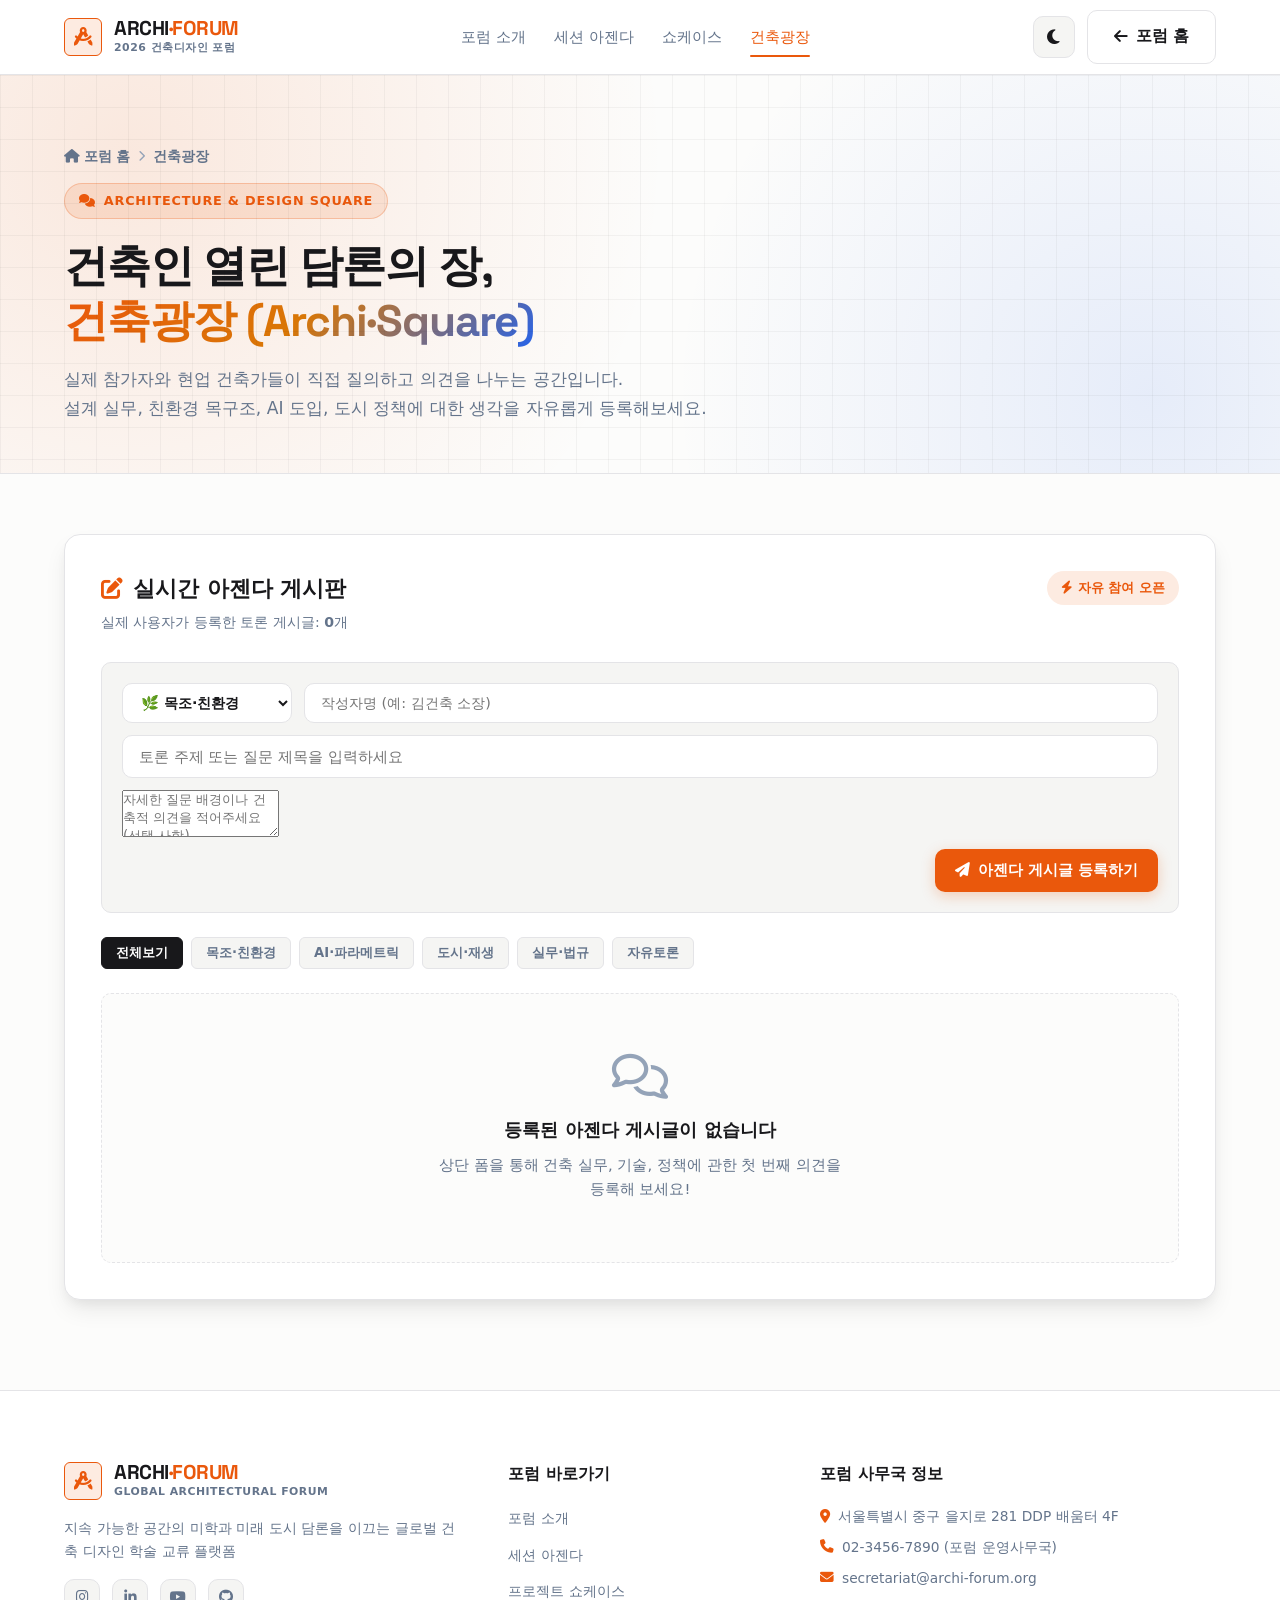
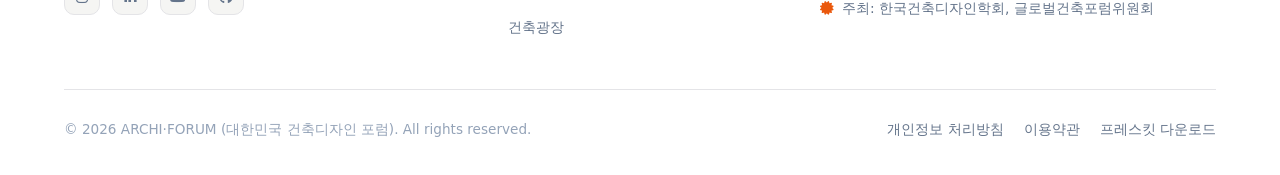
<file: forum.html>
<!DOCTYPE html>
<html lang="ko">
<head>
  <meta charset="UTF-8">
  <meta name="viewport" content="width=device-width, initial-scale=1.0">
  <title>건축광장 | 2026 글로벌 건축디자인 포럼 ARCHI·FORUM</title>
  <link rel="stylesheet" href="style.css">
  <!-- Google Fonts & Font Awesome Icons -->
  <link rel="preconnect" href="https://fonts.googleapis.com">
  <link rel="preconnect" href="https://fonts.gstatic.com" crossorigin>
  <link href="https://fonts.googleapis.com/css2?family=Plus+Jakarta+Sans:wght@400;500;600;700;800&family=Space+Grotesk:wght@500;700&family=Pretendard:wght@300;400;500;600;700;800&display=swap" rel="stylesheet">
  <link rel="stylesheet" href="https://cdnjs.cloudflare.com/ajax/libs/font-awesome/6.4.0/css/all.min.css">
</head>
<body class="forum-page-body">
  <!-- Header / Navigation -->
  <header class="navbar">
    <div class="container nav-container">
      <a href="index.html" class="logo">
        <div class="logo-icon-box">
          <i class="fa-solid fa-compass-drafting logo-icon"></i>
        </div>
        <div class="logo-text">
          <span class="logo-main">ARCHI<span class="highlight">·FORUM</span></span>
          <span class="logo-sub">2026 건축디자인 포럼</span>
        </div>
      </a>

      <nav class="nav-links" id="navMenu">
        <a href="index.html#home" class="nav-link">포럼 소개</a>
        <a href="index.html#agenda" class="nav-link">세션 아젠다</a>
        <a href="index.html#showcase" class="nav-link">쇼케이스</a>
        <a href="forum.html" class="nav-link active">건축광장</a>
      </nav>

      <div class="nav-actions">
        <!-- 다크모드 토글 버튼 -->
        <button id="themeToggle" class="theme-toggle" aria-label="테마 전환" title="다크/라이트 모드 전환">
          <i class="fa-solid fa-moon"></i>
        </button>

        <!-- 메인 홈 복귀 버튼 -->
        <a href="index.html" class="btn btn-secondary btn-nav-cta">
          <i class="fa-solid fa-arrow-left"></i> 포럼 홈
        </a>

        <!-- 모바일 햄버거 메뉴 버튼 -->
        <button id="mobileMenuBtn" class="mobile-toggle" aria-label="메뉴 열기">
          <i class="fa-solid fa-bars"></i>
        </button>
      </div>
    </div>
  </header>

  <!-- Forum Page Header / Hero Banner -->
  <section class="forum-hero-banner">
    <div class="blueprint-grid-overlay"></div>
    <div class="container forum-hero-container">
      <div class="forum-breadcrumb">
        <a href="index.html"><i class="fa-solid fa-house"></i> 포럼 홈</a>
        <i class="fa-solid fa-chevron-right breadcrumb-sep"></i>
        <span>건축광장</span>
      </div>
      <div class="badge">
        <i class="fa-solid fa-comments"></i> ARCHITECTURE & DESIGN SQUARE
      </div>
      <h1 class="forum-hero-title">
        건축인 열린 담론의 장,<br>
        <span class="gradient-text">건축광장 (Archi·Square)</span>
      </h1>
      <p class="forum-hero-desc">
        실제 참가자와 현업 건축가들이 직접 질의하고 의견을 나누는 공간입니다.<br>
        설계 실무, 친환경 목구조, AI 도입, 도시 정책에 대한 생각을 자유롭게 등록해보세요.
      </p>
    </div>
  </section>

  <!-- Forum Main Board Section -->
  <main class="forum-main-section">
    <div class="container">
      <div class="forum-board-card">
        <!-- 상단 헤더 & 카운터 -->
        <div class="forum-board-header">
          <div class="header-title-box">
            <h3><i class="fa-solid fa-pen-to-square"></i> 실시간 아젠다 게시판</h3>
            <p>실제 사용자가 등록한 토론 게시글: <strong id="discussionCount">0</strong>개</p>
          </div>
          <span class="forum-status-badge"><i class="fa-solid fa-bolt"></i> 자유 참여 오픈</span>
        </div>

        <!-- 새 글 작성 폼 (실제 사용자가 작성) -->
        <form id="discussionForm" class="discussion-input-group">
          <div class="input-row">
            <select id="topicCategory" class="topic-select" aria-label="토론 분야 선택">
              <option value="목조·친환경">🌿 목조·친환경</option>
              <option value="AI·파라메트릭">🤖 AI·파라메트릭</option>
              <option value="도시·재생">🏛️ 도시·재생</option>
              <option value="실무·법규">📐 실무·법규</option>
              <option value="자유토론">💡 자유토론</option>
            </select>
            <input type="text" id="authorInput" placeholder="작성자명 (예: 김건축 소장)" maxlength="25" required>
          </div>
          <div class="input-row-full">
            <input type="text" id="topicInput" placeholder="토론 주제 또는 질문 제목을 입력하세요" required autocomplete="off">
          </div>
          <div class="input-row-full">
            <textarea id="contentInput" rows="3" placeholder="자세한 질문 배경이나 건축적 의견을 적어주세요 (선택 사항)"></textarea>
          </div>
          <div class="form-submit-row">
            <button type="submit" class="btn btn-primary btn-submit-topic">
              <i class="fa-solid fa-paper-plane"></i> 아젠다 게시글 등록하기
            </button>
          </div>
        </form>

        <!-- 카테고리 필터 탭 -->
        <div class="discussion-filter-tabs">
          <button class="d-filter-btn active" data-dfilter="all">전체보기</button>
          <button class="d-filter-btn" data-dfilter="목조·친환경">목조·친환경</button>
          <button class="d-filter-btn" data-dfilter="AI·파라메트릭">AI·파라메트릭</button>
          <button class="d-filter-btn" data-dfilter="도시·재생">도시·재생</button>
          <button class="d-filter-btn" data-dfilter="실무·법규">실무·법규</button>
          <button class="d-filter-btn" data-dfilter="자유토론">자유토론</button>
        </div>

        <!-- 게시글 목록 (더미 게시글 모두 삭제됨, 실제 사용자 작성 글만 표시) -->
        <ul id="discussionList" class="discussion-list">
          <!-- 자바스크립트로 동적 렌더링 -->
        </ul>
      </div>
    </div>
  </main>

  <!-- Footer -->
  <footer class="footer">
    <div class="container footer-container">
      <div class="footer-top-grid">
        <div class="footer-brand">
          <div class="logo">
            <div class="logo-icon-box">
              <i class="fa-solid fa-compass-drafting logo-icon"></i>
            </div>
            <div class="logo-text">
              <span class="logo-main">ARCHI<span class="highlight">·FORUM</span></span>
              <span class="logo-sub">GLOBAL ARCHITECTURAL FORUM</span>
            </div>
          </div>
          <p class="footer-tagline">
            지속 가능한 공간의 미학과 미래 도시 담론을 이끄는 글로벌 건축 디자인 학술 교류 플랫폼
          </p>
          <div class="footer-socials">
            <a href="#" aria-label="인스타그램"><i class="fa-brands fa-instagram"></i></a>
            <a href="#" aria-label="링크드인"><i class="fa-brands fa-linkedin-in"></i></a>
            <a href="#" aria-label="유튜브"><i class="fa-brands fa-youtube"></i></a>
            <a href="#" aria-label="깃허브"><i class="fa-brands fa-github"></i></a>
          </div>
        </div>

        <div class="footer-col">
          <h4>포럼 바로가기</h4>
          <ul>
            <li><a href="index.html#home">포럼 소개</a></li>
            <li><a href="index.html#agenda">세션 아젠다</a></li>
            <li><a href="index.html#showcase">프로젝트 쇼케이스</a></li>
            <li><a href="forum.html">건축광장</a></li>
          </ul>
        </div>

        <div class="footer-col">
          <h4>포럼 사무국 정보</h4>
          <p class="footer-info-text"><i class="fa-solid fa-location-dot"></i> 서울특별시 중구 을지로 281 DDP 배움터 4F</p>
          <p class="footer-info-text"><i class="fa-solid fa-phone"></i> 02-3456-7890 (포럼 운영사무국)</p>
          <p class="footer-info-text"><i class="fa-solid fa-envelope"></i> secretariat@archi-forum.org</p>
          <p class="footer-info-text"><i class="fa-solid fa-certificate"></i> 주최: 한국건축디자인학회, 글로벌건축포럼위원회</p>
        </div>
      </div>

      <div class="footer-bottom">
        <p>© 2026 ARCHI·FORUM (대한민국 건축디자인 포럼). All rights reserved.</p>
        <div class="footer-bottom-links">
          <a href="#">개인정보 처리방침</a>
          <a href="#">이용약관</a>
          <a href="#">프레스킷 다운로드</a>
        </div>
      </div>
    </div>
  </footer>

  <!-- 알림 토스트 (알림 메시지 팝업) -->
  <div id="toastNotification" class="toast-notification"></div>

  <!-- JavaScript -->
  <script src="script.js"></script>
</body>
</html>
</file>
<file: style.css>
/* ==========================================================================
   ARCHI·FORUM 2026 - Architectural Design Forum Stylesheet
   ========================================================================== */

:root {
  /* 라이트 모드 (기본 테마) - 모던 아키텍처 스톤 & 테라코타 팔레트 */
  --bg-primary: #fcfcfb;
  --bg-surface: #ffffff;
  --bg-card: rgba(255, 255, 255, 0.92);
  --bg-subtle: #f5f5f3;
  --bg-accent-subtle: #fff7ed;
  
  --text-main: #18181b;
  --text-muted: #64748b;
  --text-light: #94a3b8;
  
  --primary: #ea580c; /* 테라코타 / 코르텐강 건축 액센트 */
  --primary-hover: #c2410c;
  --primary-light: rgba(234, 88, 12, 0.12);
  --primary-glow: rgba(234, 88, 12, 0.25);
  
  --secondary: #2563eb; /* 블루프린트 코발트 블루 */
  --secondary-light: rgba(37, 99, 235, 0.1);
  
  --border: #e4e4e7;
  --border-focus: #ea580c;
  --border-light: #f4f4f5;
  
  --shadow-sm: 0 1px 3px rgba(0, 0, 0, 0.05);
  --shadow-md: 0 4px 12px -2px rgba(0, 0, 0, 0.08), 0 2px 6px -1px rgba(0, 0, 0, 0.04);
  --shadow-lg: 0 12px 24px -4px rgba(0, 0, 0, 0.09), 0 6px 12px -3px rgba(0, 0, 0, 0.05);
  --shadow-xl: 0 20px 32px -6px rgba(0, 0, 0, 0.12), 0 8px 16px -4px rgba(0, 0, 0, 0.06);

  --radius-sm: 6px;
  --radius-md: 10px;
  --radius-lg: 16px;
  --radius-full: 9999px;
  
  --transition: all 0.25s cubic-bezier(0.4, 0, 0.2, 1);
  --grid-line-color: rgba(0, 0, 0, 0.04);
}

[data-theme="dark"] {
  /* 다크 모드 - 흑연 / 모놀리스 옵시디언 팔레트 */
  --bg-primary: #090b0e;
  --bg-surface: #12151c;
  --bg-card: rgba(18, 21, 28, 0.88);
  --bg-subtle: #191e28;
  --bg-accent-subtle: rgba(249, 115, 22, 0.12);
  
  --text-main: #f4f4f6;
  --text-muted: #94a3b8;
  --text-light: #64748b;
  
  --primary: #f97316;
  --primary-hover: #ea580c;
  --primary-light: rgba(249, 115, 22, 0.18);
  --primary-glow: rgba(249, 115, 22, 0.35);
  
  --secondary: #3b82f6;
  --secondary-light: rgba(59, 130, 246, 0.15);
  
  --border: #222938;
  --border-focus: #f97316;
  --border-light: #1c2230;
  
  --shadow-sm: 0 1px 3px rgba(0, 0, 0, 0.4);
  --shadow-md: 0 4px 12px rgba(0, 0, 0, 0.5);
  --shadow-lg: 0 12px 24px rgba(0, 0, 0, 0.6);
  --shadow-xl: 0 20px 32px rgba(0, 0, 0, 0.7);
  --grid-line-color: rgba(255, 255, 255, 0.035);
}

/* ==========================================================================
   Base & Reset
   ========================================================================== */
* {
  margin: 0;
  padding: 0;
  box-sizing: border-box;
}

html {
  scroll-behavior: smooth;
  font-family: 'Pretendard', -apple-system, BlinkMacSystemFont, system-ui, Roboto, sans-serif;
  font-size: 16px;
  color: var(--text-main);
  background-color: var(--bg-primary);
  transition: background-color 0.3s ease, color 0.3s ease;
}

body {
  line-height: 1.65;
  overflow-x: hidden;
  background-color: var(--bg-primary);
}

.container {
  width: 100%;
  max-width: 1200px;
  margin: 0 auto;
  padding: 0 24px;
}

a {
  color: inherit;
  text-decoration: none;
  transition: var(--transition);
}

button {
  cursor: pointer;
  font-family: inherit;
  border: none;
  background: none;
}

input, textarea, select {
  font-family: inherit;
}

img {
  max-width: 100%;
  display: block;
}

/* ==========================================================================
   Header & Navbar
   ========================================================================== */
.navbar {
  position: sticky;
  top: 0;
  z-index: 100;
  background-color: var(--bg-surface);
  backdrop-filter: blur(14px);
  border-bottom: 1px solid var(--border);
  transition: var(--transition);
}

.nav-container {
  display: flex;
  align-items: center;
  justify-content: space-between;
  height: 74px;
}

.logo {
  display: flex;
  align-items: center;
  gap: 12px;
}

.logo-icon-box {
  width: 38px;
  height: 38px;
  background-color: var(--primary-light);
  border: 1px solid var(--primary);
  border-radius: var(--radius-sm);
  display: flex;
  align-items: center;
  justify-content: center;
  color: var(--primary);
  font-size: 1.15rem;
  transition: var(--transition);
}

.logo:hover .logo-icon-box {
  background-color: var(--primary);
  color: #fff;
  transform: rotate(15deg);
}

.logo-text {
  display: flex;
  flex-direction: column;
}

.logo-main {
  font-family: 'Space Grotesk', 'Plus Jakarta Sans', sans-serif;
  font-size: 1.25rem;
  font-weight: 800;
  letter-spacing: -0.5px;
  color: var(--text-main);
  line-height: 1.1;
}

.logo-main .highlight {
  color: var(--primary);
}

.logo-sub {
  font-size: 0.68rem;
  font-weight: 600;
  color: var(--text-muted);
  letter-spacing: 0.5px;
}

.nav-links {
  display: flex;
  align-items: center;
  gap: 28px;
}

.nav-link {
  font-size: 0.925rem;
  font-weight: 500;
  color: var(--text-muted);
  position: relative;
  padding: 8px 0;
  transition: var(--transition);
}

.nav-link:hover, .nav-link.active {
  color: var(--primary);
}

.nav-link.active::after {
  content: '';
  position: absolute;
  bottom: 0;
  left: 0;
  width: 100%;
  height: 2px;
  background-color: var(--primary);
  border-radius: var(--radius-full);
}

.nav-actions {
  display: flex;
  align-items: center;
  gap: 12px;
}

.theme-toggle, .mobile-toggle {
  display: flex;
  align-items: center;
  justify-content: center;
  width: 42px;
  height: 42px;
  border-radius: var(--radius-md);
  color: var(--text-main);
  background-color: var(--bg-subtle);
  border: 1px solid var(--border);
  transition: var(--transition);
  font-size: 1.05rem;
}

.theme-toggle:hover, .mobile-toggle:hover {
  background-color: var(--primary-light);
  color: var(--primary);
  border-color: var(--primary);
}

.btn-nav-cta {
  padding: 8px 18px;
  font-size: 0.875rem;
}

.mobile-toggle {
  display: none;
}

/* ==========================================================================
   Hero Section
   ========================================================================== */
.hero-section {
  padding: 90px 0 80px;
  position: relative;
  overflow: hidden;
  background: radial-gradient(circle at 10% 20%, var(--primary-light) 0%, transparent 45%),
              radial-gradient(circle at 90% 80%, var(--secondary-light) 0%, transparent 40%);
}

.blueprint-grid-overlay {
  position: absolute;
  top: 0;
  left: 0;
  width: 100%;
  height: 100%;
  background-size: 32px 32px;
  background-image: 
    linear-gradient(to right, var(--grid-line-color) 1px, transparent 1px),
    linear-gradient(to bottom, var(--grid-line-color) 1px, transparent 1px);
  pointer-events: none;
}

.hero-container {
  display: grid;
  grid-template-columns: 1.15fr 0.85fr;
  align-items: center;
  gap: 48px;
  position: relative;
  z-index: 1;
}

.badge {
  display: inline-flex;
  align-items: center;
  gap: 8px;
  padding: 6px 14px;
  background-color: var(--primary-light);
  color: var(--primary);
  border: 1px solid rgba(234, 88, 12, 0.25);
  border-radius: var(--radius-full);
  font-size: 0.8rem;
  font-weight: 700;
  letter-spacing: 0.8px;
  margin-bottom: 20px;
}

.hero-title {
  font-family: 'Space Grotesk', 'Pretendard', sans-serif;
  font-size: 3.15rem;
  font-weight: 800;
  line-height: 1.22;
  letter-spacing: -1.2px;
  margin-bottom: 22px;
}

.gradient-text {
  background: linear-gradient(135deg, var(--primary) 0%, #d97706 50%, var(--secondary) 100%);
  -webkit-background-clip: text;
  -webkit-text-fill-color: transparent;
}

.hero-description {
  font-size: 1.125rem;
  color: var(--text-muted);
  max-width: 580px;
  margin-bottom: 34px;
  line-height: 1.75;
}

.hero-buttons {
  display: flex;
  gap: 16px;
  margin-bottom: 40px;
}

.btn {
  display: inline-flex;
  align-items: center;
  justify-content: center;
  gap: 8px;
  padding: 13px 26px;
  font-size: 0.975rem;
  font-weight: 600;
  border-radius: var(--radius-md);
  transition: var(--transition);
}

.btn-primary {
  background-color: var(--primary);
  color: #ffffff;
  box-shadow: 0 4px 14px var(--primary-glow);
}

.btn-primary:hover {
  background-color: var(--primary-hover);
  transform: translateY(-2px);
  box-shadow: 0 8px 20px var(--primary-glow);
}

.btn-secondary {
  background-color: var(--bg-surface);
  color: var(--text-main);
  border: 1px solid var(--border);
}

.btn-secondary:hover {
  background-color: var(--bg-subtle);
  border-color: var(--border-focus);
  transform: translateY(-2px);
}

.btn-block {
  width: 100%;
}

.btn-lg {
  padding: 15px 30px;
  font-size: 1.05rem;
}

.hero-stats {
  display: flex;
  align-items: center;
  gap: 28px;
  padding-top: 28px;
  border-top: 1px solid var(--border);
}

.stat-item {
  display: flex;
  flex-direction: column;
}

.stat-number {
  font-family: 'Space Grotesk', sans-serif;
  font-size: 1.75rem;
  font-weight: 800;
  color: var(--text-main);
  letter-spacing: -0.5px;
}

.stat-label {
  font-size: 0.82rem;
  color: var(--text-muted);
  font-weight: 500;
}

.stat-divider {
  width: 1px;
  height: 38px;
  background-color: var(--border);
}

/* Hero Visual & Glass Card */
.glass-card {
  background: var(--bg-card);
  backdrop-filter: blur(16px);
  border: 1px solid var(--border);
  border-radius: var(--radius-lg);
  box-shadow: var(--shadow-xl);
  overflow: hidden;
  transition: var(--transition);
}

.glass-card:hover {
  transform: translateY(-4px);
  border-color: var(--border-focus);
}

.card-header {
  display: flex;
  align-items: center;
  padding: 14px 20px;
  background-color: var(--bg-subtle);
  border-bottom: 1px solid var(--border);
  gap: 8px;
}

.dot {
  width: 10px;
  height: 10px;
  border-radius: 50%;
}
.dot.red { background-color: #ef4444; }
.dot.yellow { background-color: #f59e0b; }
.dot.green { background-color: #10b981; }

.card-title {
  font-family: 'Space Grotesk', monospace;
  font-size: 0.78rem;
  font-weight: 700;
  letter-spacing: 0.8px;
  color: var(--text-muted);
  margin-left: 8px;
}

.card-img-wrap {
  position: relative;
  width: 100%;
  height: 220px;
  overflow: hidden;
}

.hero-img {
  width: 100%;
  height: 100%;
  object-fit: cover;
  transition: transform 0.5s ease;
}

.glass-card:hover .hero-img {
  transform: scale(1.04);
}

.card-img-badge {
  position: absolute;
  top: 14px;
  right: 14px;
  background: rgba(0, 0, 0, 0.75);
  backdrop-filter: blur(8px);
  color: #fff;
  font-size: 0.75rem;
  font-weight: 700;
  padding: 6px 12px;
  border-radius: var(--radius-full);
  display: flex;
  align-items: center;
  gap: 8px;
  border: 1px solid rgba(255, 255, 255, 0.2);
}

.pulse-dot {
  width: 8px;
  height: 8px;
  background-color: #22c55e;
  border-radius: 50%;
  animation: pulse 1.8s infinite;
}

@keyframes pulse {
  0% { transform: scale(0.9); opacity: 0.8; }
  50% { transform: scale(1.4); opacity: 1; }
  100% { transform: scale(0.9); opacity: 0.8; }
}

.card-body {
  padding: 24px;
  display: flex;
  flex-direction: column;
  gap: 16px;
}

.preview-item {
  display: flex;
  align-items: flex-start;
  gap: 16px;
  padding: 12px;
  border-radius: var(--radius-md);
  background-color: var(--bg-surface);
  border: 1px solid var(--border);
}

.preview-item h4 {
  font-size: 0.95rem;
  font-weight: 700;
  margin-bottom: 2px;
}

.preview-item p {
  font-size: 0.825rem;
  color: var(--text-muted);
}

.icon-accent {
  font-size: 1.25rem;
  color: var(--primary);
  margin-top: 2px;
}

.preview-meta {
  display: flex;
  justify-content: space-between;
  padding-top: 12px;
  border-top: 1px dashed var(--border);
  font-size: 0.82rem;
  color: var(--text-muted);
  font-weight: 600;
}

/* ==========================================================================
   Section Common Styles
   ========================================================================== */
.section {
  padding: 95px 0;
  position: relative;
}

.text-center {
  text-align: center;
}

.section-header {
  margin-bottom: 52px;
}

.section-tag {
  display: inline-block;
  font-family: 'Space Grotesk', sans-serif;
  font-size: 0.8rem;
  font-weight: 700;
  letter-spacing: 2px;
  color: var(--primary);
  margin-bottom: 12px;
}

.section-title {
  font-family: 'Space Grotesk', 'Pretendard', sans-serif;
  font-size: 2.35rem;
  font-weight: 800;
  letter-spacing: -0.6px;
  margin-bottom: 14px;
}

.section-subtitle {
  font-size: 1.05rem;
  color: var(--text-muted);
  max-width: 660px;
  margin: 0 auto;
}

/* ==========================================================================
   Agenda & Sessions Section
   ========================================================================== */
.agenda-section {
  background-color: var(--bg-subtle);
  border-top: 1px solid var(--border);
  border-bottom: 1px solid var(--border);
}

.agenda-grid {
  display: grid;
  grid-template-columns: repeat(auto-fit, minmax(260px, 1fr));
  gap: 24px;
}

.agenda-card {
  background-color: var(--bg-surface);
  border: 1px solid var(--border);
  border-radius: var(--radius-lg);
  padding: 32px 26px;
  transition: var(--transition);
  display: flex;
  flex-direction: column;
  position: relative;
}

.agenda-card:hover {
  transform: translateY(-6px);
  border-color: var(--border-focus);
  box-shadow: var(--shadow-lg);
}

.agenda-number {
  font-family: 'Space Grotesk', monospace;
  font-size: 0.78rem;
  font-weight: 700;
  color: var(--text-light);
  letter-spacing: 1.2px;
  margin-bottom: 16px;
}

.agenda-icon {
  width: 54px;
  height: 54px;
  border-radius: var(--radius-md);
  display: flex;
  align-items: center;
  justify-content: center;
  font-size: 1.4rem;
  margin-bottom: 20px;
}

.bg-terracotta { background: rgba(234, 88, 12, 0.12); color: #ea580c; }
.bg-blue { background: rgba(37, 99, 235, 0.12); color: #2563eb; }
.bg-purple { background: rgba(168, 85, 247, 0.12); color: #a855f7; }
.bg-emerald { background: rgba(16, 185, 129, 0.12); color: #10b981; }

.agenda-meta-tag {
  font-size: 0.78rem;
  font-weight: 700;
  color: var(--primary);
  margin-bottom: 8px;
}

.agenda-card h3 {
  font-size: 1.25rem;
  font-weight: 700;
  line-height: 1.4;
  margin-bottom: 12px;
}

.agenda-card p {
  font-size: 0.92rem;
  color: var(--text-muted);
  line-height: 1.65;
  margin-bottom: 20px;
  flex-grow: 1;
}

.agenda-details {
  list-style: none;
  border-top: 1px solid var(--border);
  padding-top: 16px;
  display: flex;
  flex-direction: column;
  gap: 8px;
  font-size: 0.84rem;
  color: var(--text-main);
  font-weight: 500;
}

.agenda-details li {
  display: flex;
  align-items: center;
  gap: 8px;
}

.agenda-details li i {
  color: var(--primary);
  font-size: 0.8rem;
}

/* ==========================================================================
   Showcase Section (Gallery & Filters)
   ========================================================================== */
.showcase-section {
  background-color: var(--bg-primary);
}

.filter-controls {
  display: flex;
  justify-content: center;
  flex-wrap: wrap;
  gap: 10px;
  margin-bottom: 40px;
}

.filter-btn {
  padding: 8px 20px;
  border-radius: var(--radius-full);
  border: 1px solid var(--border);
  background-color: var(--bg-surface);
  color: var(--text-muted);
  font-size: 0.9rem;
  font-weight: 600;
  transition: var(--transition);
}

.filter-btn:hover, .filter-btn.active {
  background-color: var(--primary);
  color: #ffffff;
  border-color: var(--primary);
  box-shadow: 0 4px 12px var(--primary-glow);
}

.showcase-grid {
  display: grid;
  grid-template-columns: repeat(auto-fill, minmax(350px, 1fr));
  gap: 30px;
}

.showcase-card {
  background-color: var(--bg-surface);
  border: 1px solid var(--border);
  border-radius: var(--radius-lg);
  overflow: hidden;
  transition: var(--transition);
  display: flex;
  flex-direction: column;
}

.showcase-card:hover {
  transform: translateY(-6px);
  border-color: var(--border-focus);
  box-shadow: var(--shadow-lg);
}

.showcase-thumb {
  position: relative;
  width: 100%;
  height: 230px;
  overflow: hidden;
}

.showcase-thumb img {
  width: 100%;
  height: 100%;
  object-fit: cover;
  transition: transform 0.6s cubic-bezier(0.2, 0.8, 0.2, 1);
}

.showcase-card:hover .showcase-thumb img {
  transform: scale(1.08);
}

.project-tag {
  position: absolute;
  top: 14px;
  left: 14px;
  background-color: rgba(0, 0, 0, 0.7);
  backdrop-filter: blur(6px);
  color: #fff;
  font-size: 0.75rem;
  font-weight: 700;
  padding: 4px 10px;
  border-radius: var(--radius-sm);
  border: 1px solid rgba(255, 255, 255, 0.15);
}

.like-btn {
  position: absolute;
  top: 14px;
  right: 14px;
  background-color: rgba(0, 0, 0, 0.7);
  backdrop-filter: blur(6px);
  color: #fff;
  font-size: 0.82rem;
  font-weight: 600;
  padding: 6px 12px;
  border-radius: var(--radius-full);
  display: flex;
  align-items: center;
  gap: 6px;
  border: 1px solid rgba(255, 255, 255, 0.15);
  transition: var(--transition);
}

.like-btn:hover, .like-btn.liked {
  background-color: #ef4444;
  color: #fff;
  border-color: #ef4444;
}

.like-btn.liked i {
  font-weight: 900;
}

.showcase-content {
  padding: 24px;
  display: flex;
  flex-direction: column;
  flex-grow: 1;
}

.project-specs {
  display: flex;
  gap: 16px;
  font-size: 0.8rem;
  color: var(--text-muted);
  margin-bottom: 10px;
}

.project-specs span {
  display: flex;
  align-items: center;
  gap: 5px;
}

.project-specs i {
  color: var(--primary);
}

.project-title {
  font-size: 1.25rem;
  font-weight: 700;
  line-height: 1.35;
  margin-bottom: 10px;
}

.project-desc {
  font-size: 0.9rem;
  color: var(--text-muted);
  line-height: 1.6;
  margin-bottom: 20px;
  flex-grow: 1;
}

.project-footer {
  display: flex;
  justify-content: space-between;
  align-items: center;
  padding-top: 14px;
  border-top: 1px solid var(--border);
  font-size: 0.85rem;
}

.architect-name {
  font-weight: 700;
  color: var(--text-main);
}

.year-badge {
  background-color: var(--bg-subtle);
  color: var(--primary);
  font-weight: 600;
  padding: 3px 8px;
  border-radius: var(--radius-sm);
  font-size: 0.78rem;
}

/* ==========================================================================
   Forum Discussion & Community Board Section
   ========================================================================== */
.forum-discussion-section {
  background-color: var(--bg-subtle);
  border-top: 1px solid var(--border);
  border-bottom: 1px solid var(--border);
}

.forum-board-wrapper {
  max-width: 820px;
  margin: 0 auto;
}

.forum-board-card {
  background-color: var(--bg-surface);
  border: 1px solid var(--border);
  border-radius: var(--radius-lg);
  padding: 36px;
  box-shadow: var(--shadow-lg);
}

.forum-board-header {
  display: flex;
  justify-content: space-between;
  align-items: flex-start;
  margin-bottom: 28px;
  flex-wrap: wrap;
  gap: 14px;
}

.header-title-box h3 {
  font-size: 1.35rem;
  font-weight: 800;
  display: flex;
  align-items: center;
  gap: 10px;
  color: var(--text-main);
  margin-bottom: 4px;
}

.header-title-box h3 i {
  color: var(--primary);
}

.header-title-box p {
  font-size: 0.88rem;
  color: var(--text-muted);
}

.forum-status-badge {
  display: inline-flex;
  align-items: center;
  gap: 6px;
  font-size: 0.82rem;
  font-weight: 700;
  background-color: var(--primary-light);
  color: var(--primary);
  padding: 6px 14px;
  border-radius: var(--radius-full);
}

/* 토론 입력 폼 */
.discussion-input-group {
  display: flex;
  flex-direction: column;
  gap: 12px;
  background-color: var(--bg-subtle);
  padding: 20px;
  border-radius: var(--radius-md);
  border: 1px solid var(--border);
  margin-bottom: 24px;
}

.input-row {
  display: flex;
  gap: 12px;
}

.topic-select {
  width: 170px;
  padding: 10px 14px;
  border-radius: var(--radius-md);
  border: 1px solid var(--border);
  background-color: var(--bg-surface);
  color: var(--text-main);
  font-size: 0.9rem;
  font-weight: 600;
  outline: none;
}

.input-row input {
  flex: 1;
  padding: 10px 16px;
  border-radius: var(--radius-md);
  border: 1px solid var(--border);
  background-color: var(--bg-surface);
  color: var(--text-main);
  font-size: 0.9rem;
  outline: none;
  transition: var(--transition);
}

.input-row-full {
  display: flex;
  gap: 12px;
}

.input-row-full input {
  flex: 1;
  padding: 12px 16px;
  border-radius: var(--radius-md);
  border: 1px solid var(--border);
  background-color: var(--bg-surface);
  color: var(--text-main);
  font-size: 0.925rem;
  outline: none;
  transition: var(--transition);
}

.input-row input:focus, .input-row-full input:focus, .topic-select:focus {
  border-color: var(--border-focus);
  box-shadow: 0 0 0 3px var(--primary-light);
}

.btn-submit-topic {
  white-space: nowrap;
  padding: 12px 20px;
  font-size: 0.925rem;
}

/* 토론 필터 탭 */
.discussion-filter-tabs {
  display: flex;
  gap: 8px;
  margin-bottom: 20px;
  overflow-x: auto;
  padding-bottom: 4px;
}

.d-filter-btn {
  padding: 6px 14px;
  border-radius: var(--radius-sm);
  font-size: 0.825rem;
  font-weight: 600;
  background-color: var(--bg-subtle);
  color: var(--text-muted);
  border: 1px solid var(--border);
  white-space: nowrap;
  transition: var(--transition);
}

.d-filter-btn.active, .d-filter-btn:hover {
  background-color: var(--text-main);
  color: var(--bg-surface);
  border-color: var(--text-main);
}

/* 토론 목록 리스트 */
.discussion-list {
  list-style: none;
  display: flex;
  flex-direction: column;
  gap: 12px;
}

.discussion-item {
  display: flex;
  align-items: center;
  justify-content: space-between;
  gap: 16px;
  padding: 16px 20px;
  background-color: var(--bg-surface);
  border: 1px solid var(--border);
  border-radius: var(--radius-md);
  transition: var(--transition);
}

.discussion-item:hover {
  border-color: var(--border-focus);
  box-shadow: var(--shadow-sm);
}

.discussion-main {
  display: flex;
  flex-direction: column;
  gap: 6px;
  flex: 1;
}

.discussion-top-meta {
  display: flex;
  align-items: center;
  gap: 10px;
  font-size: 0.78rem;
}

.discussion-category-badge {
  padding: 2px 8px;
  border-radius: var(--radius-sm);
  font-weight: 700;
  font-size: 0.75rem;
  background-color: var(--primary-light);
  color: var(--primary);
}

.discussion-author {
  font-weight: 700;
  color: var(--text-main);
}

.discussion-time {
  color: var(--text-light);
}

.discussion-text {
  font-size: 0.95rem;
  font-weight: 600;
  color: var(--text-main);
  line-height: 1.5;
}

.discussion-actions {
  display: flex;
  align-items: center;
  gap: 10px;
}

.vote-btn {
  display: flex;
  align-items: center;
  gap: 6px;
  padding: 7px 12px;
  border-radius: var(--radius-md);
  background-color: var(--bg-subtle);
  border: 1px solid var(--border);
  color: var(--text-muted);
  font-size: 0.85rem;
  font-weight: 700;
  transition: var(--transition);
}

.vote-btn:hover, .vote-btn.voted {
  background-color: var(--primary-light);
  border-color: var(--primary);
  color: var(--primary);
}

.vote-btn.voted i {
  color: var(--primary);
}

.delete-topic-btn {
  color: var(--text-light);
  padding: 8px;
  border-radius: var(--radius-sm);
  transition: var(--transition);
}

.delete-topic-btn:hover {
  color: #ef4444;
  background-color: rgba(239, 68, 68, 0.1);
}

/* ==========================================================================
   Forum Teaser Section (in index.html)
   ========================================================================== */
.forum-teaser-section {
  background-color: var(--bg-subtle);
  border-top: 1px solid var(--border);
  padding: 95px 0;
}

.forum-teaser-card {
  background-color: var(--bg-surface);
  border: 1px solid var(--border);
  border-radius: var(--radius-lg);
  padding: 52px 48px;
  box-shadow: var(--shadow-xl);
  display: grid;
  grid-template-columns: 1.25fr 0.75fr;
  align-items: center;
  gap: 40px;
  position: relative;
  overflow: hidden;
  background-image: radial-gradient(circle at 100% 0%, var(--primary-light) 0%, transparent 60%);
}

.teaser-title {
  font-family: 'Space Grotesk', 'Pretendard', sans-serif;
  font-size: 2.3rem;
  font-weight: 800;
  line-height: 1.3;
  margin-bottom: 16px;
  letter-spacing: -0.6px;
}

.teaser-desc {
  font-size: 1.05rem;
  color: var(--text-muted);
  line-height: 1.75;
  margin-bottom: 24px;
}

.teaser-features {
  display: flex;
  flex-direction: column;
  gap: 12px;
  margin-bottom: 32px;
}

.t-feature {
  display: flex;
  align-items: center;
  gap: 10px;
  font-size: 0.95rem;
  font-weight: 600;
  color: var(--text-main);
}

.t-feature i {
  color: var(--primary);
  font-size: 1rem;
}

.teaser-actions {
  display: flex;
  gap: 16px;
}

.teaser-visual {
  display: flex;
  align-items: center;
  justify-content: center;
}

.teaser-stat-box {
  width: 100%;
  background: var(--bg-primary);
  border: 1px solid var(--border);
  border-radius: var(--radius-lg);
  padding: 40px 30px;
  text-align: center;
  box-shadow: var(--shadow-md);
  display: flex;
  flex-direction: column;
  align-items: center;
  gap: 16px;
}

.t-stat-icon {
  width: 72px;
  height: 72px;
  background-color: var(--primary-light);
  color: var(--primary);
  border-radius: var(--radius-full);
  display: flex;
  align-items: center;
  justify-content: center;
  font-size: 2rem;
}

.t-stat-info h3 {
  font-size: 1.25rem;
  font-weight: 800;
  margin-bottom: 6px;
}

.t-stat-info p {
  font-size: 0.9rem;
  color: var(--text-muted);
}

/* ==========================================================================
   Dedicated Forum Page (forum.html)
   ========================================================================== */
.forum-page-body {
  background-color: var(--bg-primary);
}

.forum-hero-banner {
  padding: 70px 0 50px;
  position: relative;
  overflow: hidden;
  background: radial-gradient(circle at 10% 20%, var(--primary-light) 0%, transparent 45%),
              radial-gradient(circle at 90% 80%, var(--secondary-light) 0%, transparent 40%);
  border-bottom: 1px solid var(--border);
}

.forum-breadcrumb {
  display: flex;
  align-items: center;
  gap: 8px;
  font-size: 0.85rem;
  color: var(--text-muted);
  margin-bottom: 16px;
  font-weight: 600;
}

.forum-breadcrumb a {
  color: var(--text-muted);
}

.forum-breadcrumb a:hover {
  color: var(--primary);
}

.breadcrumb-sep {
  font-size: 0.7rem;
  color: var(--text-light);
}

.forum-hero-title {
  font-family: 'Space Grotesk', 'Pretendard', sans-serif;
  font-size: 2.75rem;
  font-weight: 800;
  line-height: 1.25;
  letter-spacing: -1px;
  margin-bottom: 16px;
}

.forum-hero-desc {
  font-size: 1.075rem;
  color: var(--text-muted);
  max-width: 680px;
  line-height: 1.7;
}

.forum-main-section {
  padding: 60px 0 90px;
}

.form-submit-row {
  display: flex;
  justify-content: flex-end;
}

.empty-discussion-state {
  text-align: center;
  padding: 60px 24px;
  background-color: var(--bg-primary);
  border: 1px dashed var(--border);
  border-radius: var(--radius-md);
  color: var(--text-muted);
}

.empty-icon {
  font-size: 2.8rem;
  color: var(--text-light);
  margin-bottom: 16px;
  display: block;
}

.empty-title {
  font-size: 1.15rem;
  font-weight: 700;
  color: var(--text-main);
  margin-bottom: 8px;
}

.empty-desc {
  font-size: 0.925rem;
  color: var(--text-muted);
  max-width: 420px;
  margin: 0 auto;
}

.discussion-detail-text {
  font-size: 0.88rem;
  color: var(--text-muted);
  line-height: 1.6;
  margin-top: 6px;
  white-space: pre-line;
}


/* ==========================================================================
   Footer
   ========================================================================== */
.footer {
  background-color: var(--bg-surface);
  border-top: 1px solid var(--border);
  padding: 70px 0 35px;
}

.footer-top-grid {
  display: grid;
  grid-template-columns: 1.5fr 1fr 1.5fr;
  gap: 48px;
  margin-bottom: 48px;
}

.footer-brand {
  display: flex;
  flex-direction: column;
  gap: 16px;
}

.footer-tagline {
  font-size: 0.9rem;
  color: var(--text-muted);
  line-height: 1.6;
}

.footer-socials {
  display: flex;
  gap: 12px;
}

.footer-socials a {
  width: 36px;
  height: 36px;
  border-radius: var(--radius-md);
  background-color: var(--bg-subtle);
  border: 1px solid var(--border);
  display: flex;
  align-items: center;
  justify-content: center;
  color: var(--text-muted);
  font-size: 0.9rem;
  transition: var(--transition);
}

.footer-socials a:hover {
  background-color: var(--primary);
  color: #fff;
  border-color: var(--primary);
}

.footer-col h4 {
  font-size: 1rem;
  font-weight: 700;
  margin-bottom: 18px;
  color: var(--text-main);
}

.footer-col ul {
  list-style: none;
  display: flex;
  flex-direction: column;
  gap: 10px;
}

.footer-col ul a {
  font-size: 0.9rem;
  color: var(--text-muted);
}

.footer-col ul a:hover {
  color: var(--primary);
}

.footer-info-text {
  font-size: 0.86rem;
  color: var(--text-muted);
  margin-bottom: 8px;
  display: flex;
  align-items: center;
  gap: 8px;
}

.footer-info-text i {
  color: var(--primary);
  font-size: 0.85rem;
}

.footer-bottom {
  display: flex;
  justify-content: space-between;
  align-items: center;
  border-top: 1px solid var(--border);
  padding-top: 28px;
  font-size: 0.85rem;
  color: var(--text-light);
  flex-wrap: wrap;
  gap: 16px;
}

.footer-bottom-links {
  display: flex;
  gap: 20px;
}

.footer-bottom-links a {
  color: var(--text-muted);
}

.footer-bottom-links a:hover {
  color: var(--primary);
}

/* ==========================================================================
   Toast Notification
   ========================================================================== */
.toast-notification {
  position: fixed;
  bottom: 24px;
  right: 24px;
  background-color: var(--text-main);
  color: var(--bg-surface);
  padding: 14px 24px;
  border-radius: var(--radius-md);
  font-size: 0.925rem;
  font-weight: 600;
  box-shadow: var(--shadow-xl);
  transform: translateY(100px);
  opacity: 0;
  transition: transform 0.3s cubic-bezier(0.4, 0, 0.2, 1), opacity 0.3s ease;
  z-index: 1000;
  pointer-events: none;
  display: flex;
  align-items: center;
  gap: 10px;
  border-left: 4px solid var(--primary);
}

.toast-notification.show {
  transform: translateY(0);
  opacity: 1;
}

/* ==========================================================================
   Responsive Design (Media Queries)
   ========================================================================== */
@media (max-width: 992px) {
  .hero-container {
    grid-template-columns: 1fr;
    text-align: center;
  }

  .hero-description {
    margin-left: auto;
    margin-right: auto;
  }

  .hero-buttons {
    justify-content: center;
  }

  .hero-stats {
    justify-content: center;
  }

  .footer-top-grid {
    grid-template-columns: 1fr;
    gap: 36px;
  }
}

@media (max-width: 768px) {
  .mobile-toggle {
    display: flex;
  }

  .btn-nav-cta {
    display: none;
  }

  .nav-links {
    position: absolute;
    top: 74px;
    left: 0;
    width: 100%;
    background-color: var(--bg-surface);
    flex-direction: column;
    padding: 24px;
    gap: 16px;
    border-bottom: 1px solid var(--border);
    transform: translateY(-150%);
    opacity: 0;
    pointer-events: none;
    transition: transform 0.3s ease, opacity 0.3s ease;
  }

  .nav-links.open {
    transform: translateY(0);
    opacity: 1;
    pointer-events: auto;
    box-shadow: var(--shadow-lg);
  }

  .hero-title {
    font-size: 2.35rem;
  }

  .section-title {
    font-size: 1.85rem;
  }

  .showcase-grid {
    grid-template-columns: 1fr;
  }

  .form-grid-2 {
    grid-template-columns: 1fr;
  }

  .input-row {
    flex-direction: column;
  }

  .topic-select {
    width: 100%;
  }

  .input-row-full {
    flex-direction: column;
  }

  .forum-board-card {
    padding: 24px 18px;
  }

  .contact-card {
    padding: 24px 18px;
  }

  .footer-bottom {
    flex-direction: column;
    text-align: center;
  }
}

@keyframes fadeIn {
  from {
    opacity: 0;
    transform: translateY(12px);
  }
  to {
    opacity: 1;
    transform: translateY(0);
  }
}
</file>
